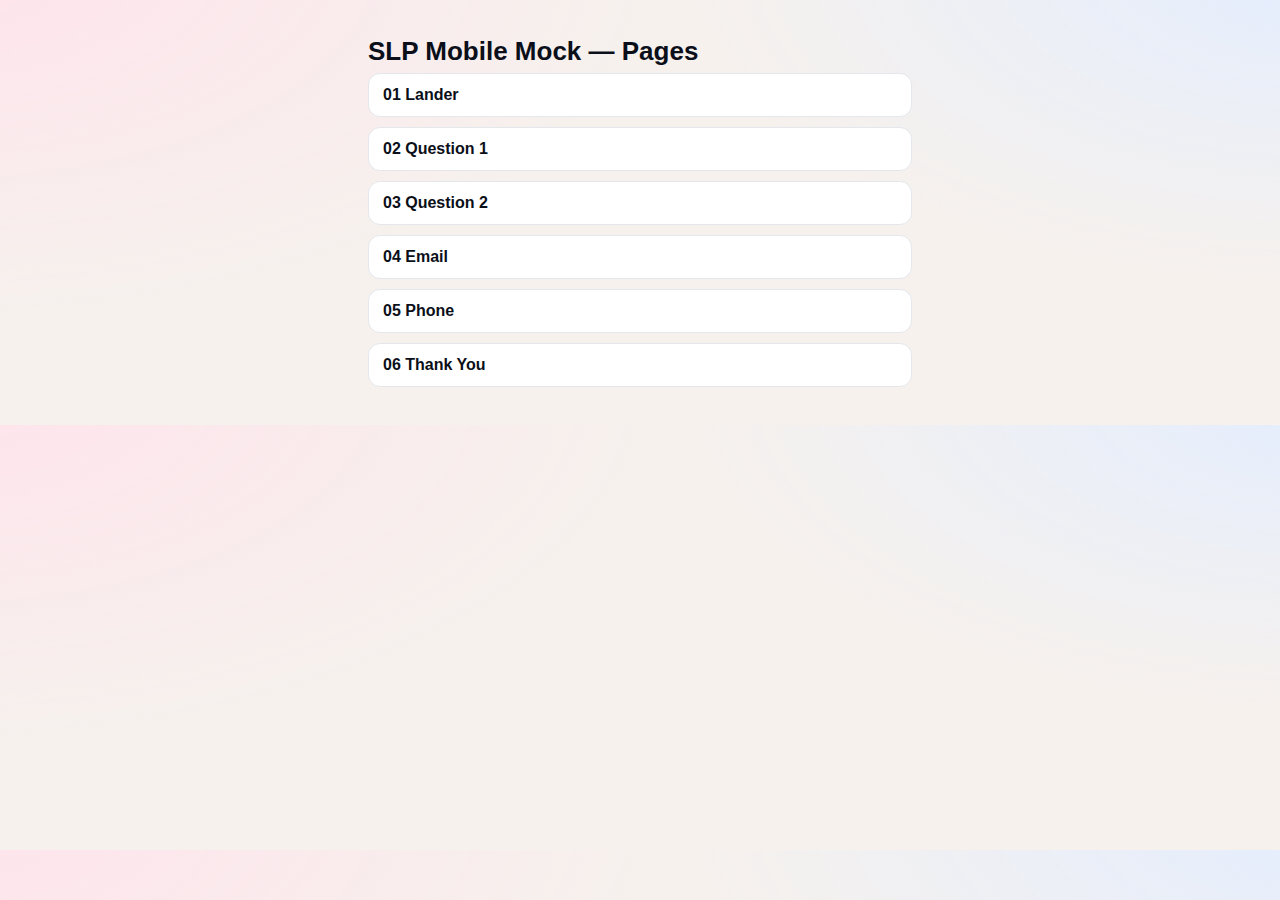
<file: index.html>
<!doctype html>
<html lang="en">
<head>
  <meta charset="utf-8" />
  <meta name="viewport" content="width=device-width, initial-scale=1" />
  <title>SLP Mobile — Page List</title>
  <link rel="stylesheet" href="./style.css" />
  <style>
    .list {
      padding: 28px;
      max-width: 600px;
      margin: 0 auto;
    }
    .list a {
      display: block;
      padding: 12px 14px;
      background: #ffffff;
      border-radius: 12px;
      border: 1px solid #e4e7ec;
      text-decoration: none;
      color: #0b0f19;
      font-weight: 600;
      margin-bottom: 10px;
    }
  </style>
</head>
<body>
  <div class="list">
    <h1>SLP Mobile Mock — Pages</h1>
    <a href="pages/01-lander.html">01 Lander</a>
    <a href="pages/02-question-1.html">02 Question 1</a>
    <a href="pages/03-question-2.html">03 Question 2</a>
    <a href="pages/04-email.html">04 Email</a>
    <a href="pages/05-phone.html">05 Phone</a>
    <a href="pages/06-thank-you.html">06 Thank You</a>
  </div>
</body>
</html>
</file>
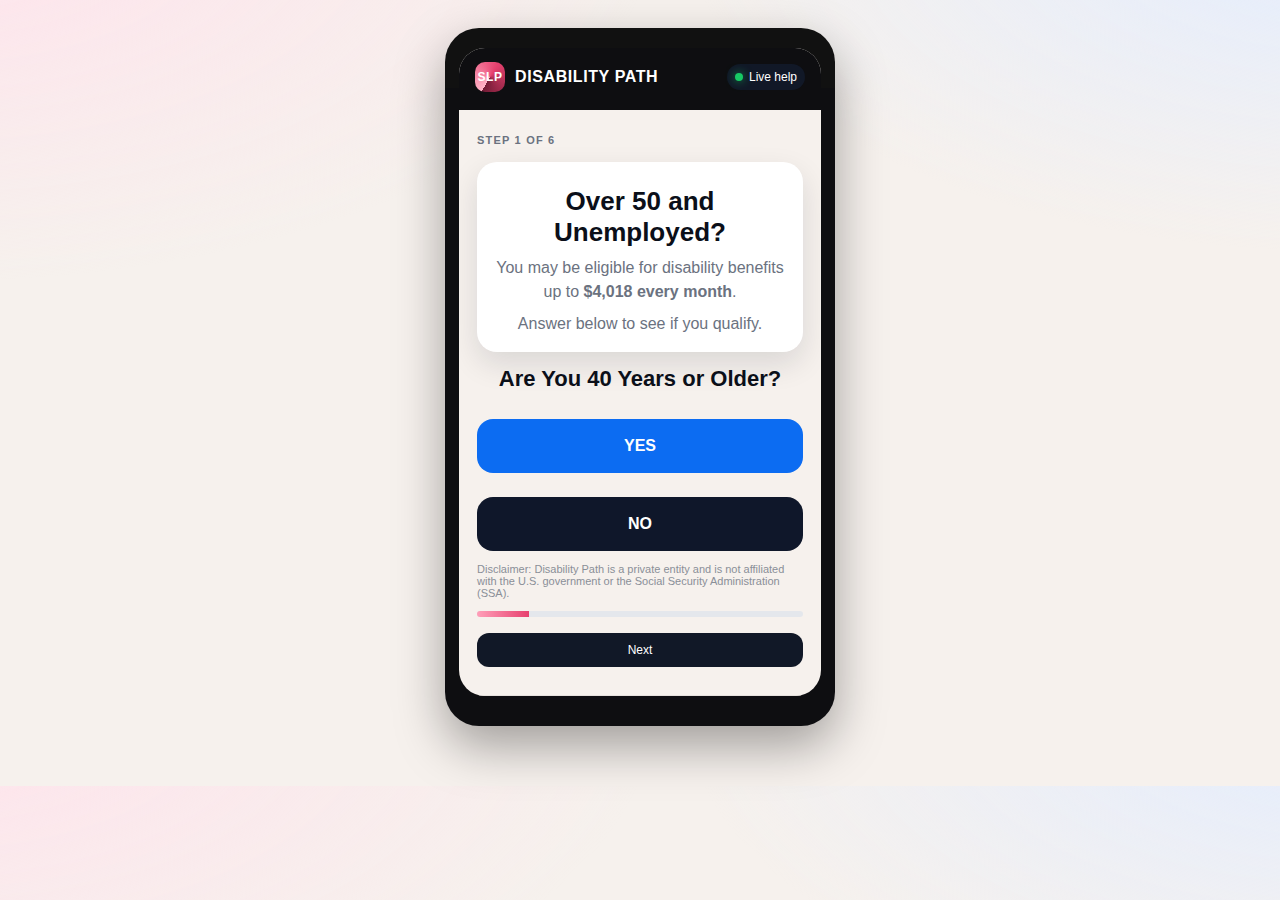
<file: pages/01-lander.html>
<!doctype html>
<html lang="en">
<head>
  <meta charset="utf-8" />
  <meta name="viewport" content="width=device-width, initial-scale=1" />
  <title>SLP Mobile — Lander</title>
  <link rel="stylesheet" href="../style.css" />
</head>
<body>
  <div class="phone" id="lander">
    <div class="screen">
      <header>
        <div class="brand">
          <div class="crest">SLP</div>
          DISABILITY PATH
        </div>
        <div class="help-chip"><span class="dot"></span> Live help</div>
      </header>

      <section class="stage">
        <div class="eyebrow">Step 1 of 6</div>
        <div class="card" style="text-align:center;">
          <h1>Over 50 and Unemployed?</h1>
          <p>You may be eligible for disability benefits up to <strong>$4,018 every month</strong>.</p>
          <p>Answer below to see if you qualify.</p>
        </div>

        <h1 style="font-size:22px;text-align:center;">Are You 40 Years or Older?</h1>
        <div class="stacked">
          <button class="btn">YES</button>
          <button class="btn secondary">NO</button>
        </div>

        <div class="foot">Disclaimer: Disability Path is a private entity and is not affiliated with the U.S. government or the Social Security Administration (SSA).</div>

        <div class="progress"><span style="width: 16%"></span></div>

        <div class="nav">
          <a href="02-question-1.html">Next</a>
        </div>
      </section>
    </div>
  </div>
  <script>
    document.getElementById("lander").addEventListener("click", function () {
      window.location.href = "02-question-1.html";
    });
  </script>
</body>
</html>
</file>
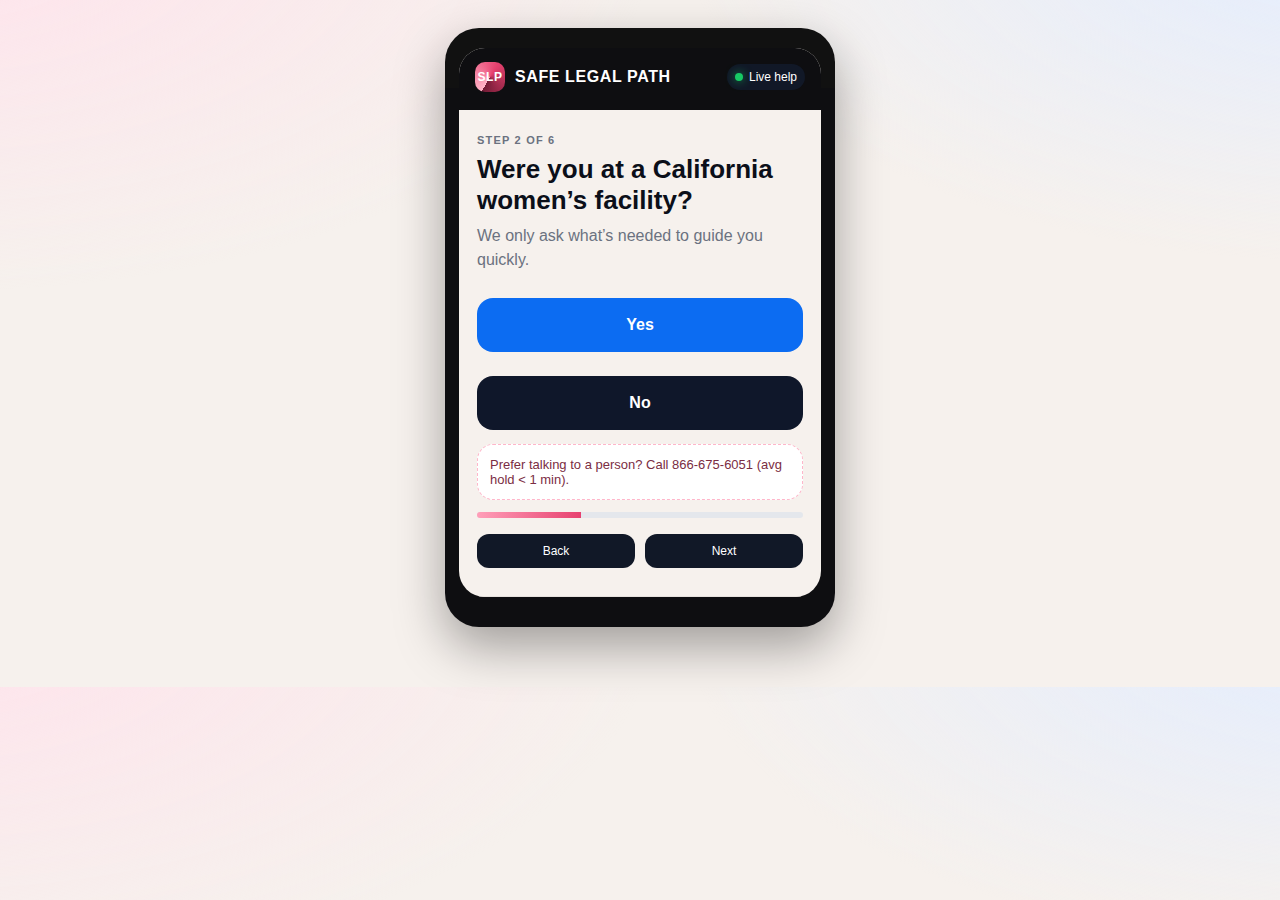
<file: pages/02-question-1.html>
<!doctype html>
<html lang="en">
<head>
  <meta charset="utf-8" />
  <meta name="viewport" content="width=device-width, initial-scale=1" />
  <title>SLP Mobile — Question 1</title>
  <link rel="stylesheet" href="../style.css" />
</head>
<body>
  <div class="phone">
    <div class="screen">
      <header>
        <div class="brand">
          <div class="crest">SLP</div>
          SAFE LEGAL PATH
        </div>
        <div class="help-chip"><span class="dot"></span> Live help</div>
      </header>

      <section class="stage">
        <div class="eyebrow">Step 2 of 6</div>
        <h1>Were you at a California women’s facility?</h1>
        <p>We only ask what’s needed to guide you quickly.</p>

        <div class="stacked">
          <button class="btn">Yes</button>
          <button class="btn secondary">No</button>
        </div>

        <div class="highlight">Prefer talking to a person? Call 866‑675‑6051 (avg hold &lt; 1 min).</div>
        <div class="progress"><span style="width: 32%"></span></div>

        <div class="nav">
          <a href="01-lander.html">Back</a>
          <a href="03-question-2.html">Next</a>
        </div>
      </section>
    </div>
  </div>
</body>
</html>
</file>
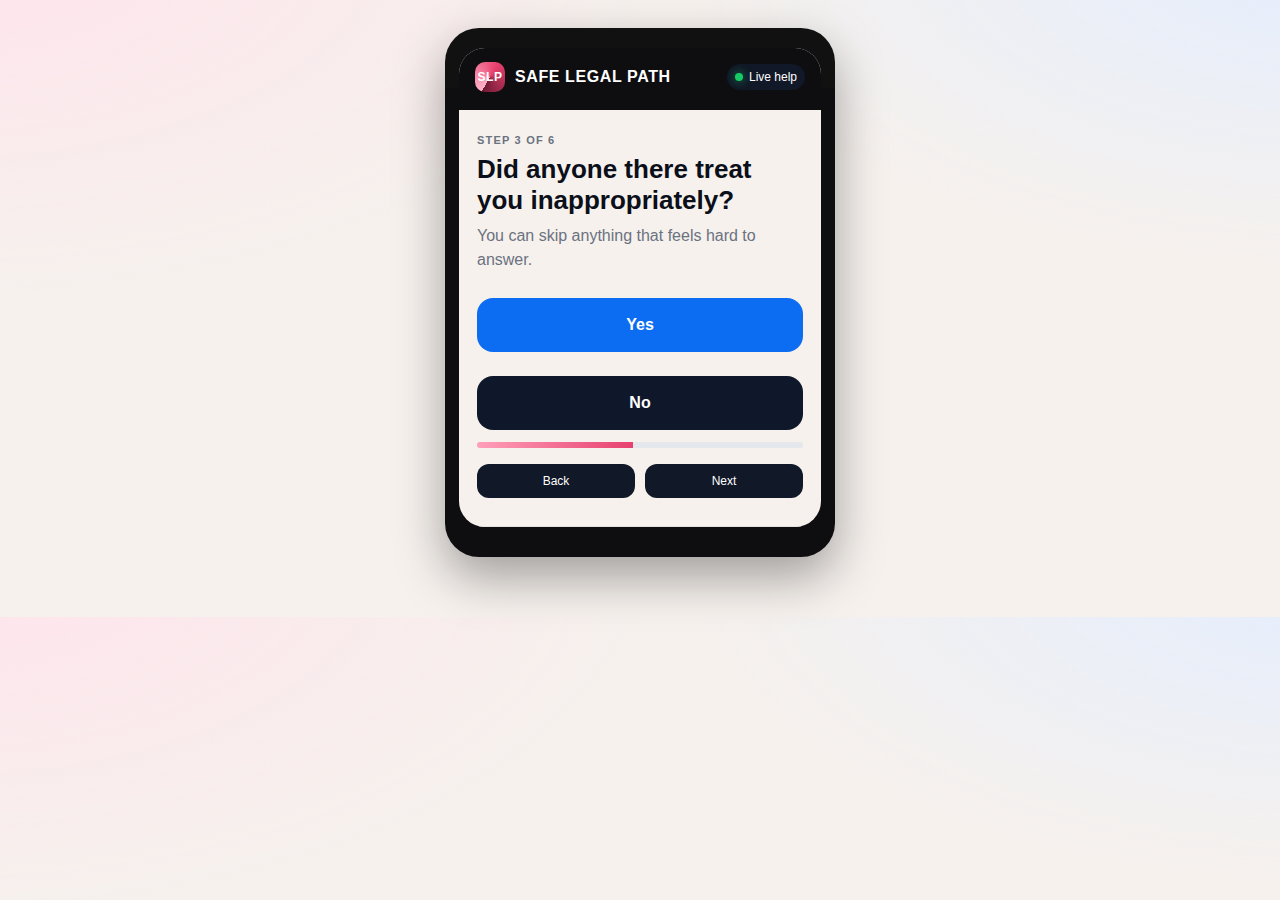
<file: pages/03-question-2.html>
<!doctype html>
<html lang="en">
<head>
  <meta charset="utf-8" />
  <meta name="viewport" content="width=device-width, initial-scale=1" />
  <title>SLP Mobile — Question 2</title>
  <link rel="stylesheet" href="../style.css" />
</head>
<body>
  <div class="phone">
    <div class="screen">
      <header>
        <div class="brand">
          <div class="crest">SLP</div>
          SAFE LEGAL PATH
        </div>
        <div class="help-chip"><span class="dot"></span> Live help</div>
      </header>

      <section class="stage">
        <div class="eyebrow">Step 3 of 6</div>
        <h1>Did anyone there treat you inappropriately?</h1>
        <p>You can skip anything that feels hard to answer.</p>

        <div class="stacked">
          <button class="btn">Yes</button>
          <button class="btn secondary">No</button>
        </div>

        <div class="progress"><span style="width: 48%"></span></div>

        <div class="nav">
          <a href="02-question-1.html">Back</a>
          <a href="04-email.html">Next</a>
        </div>
      </section>
    </div>
  </div>
</body>
</html>
</file>
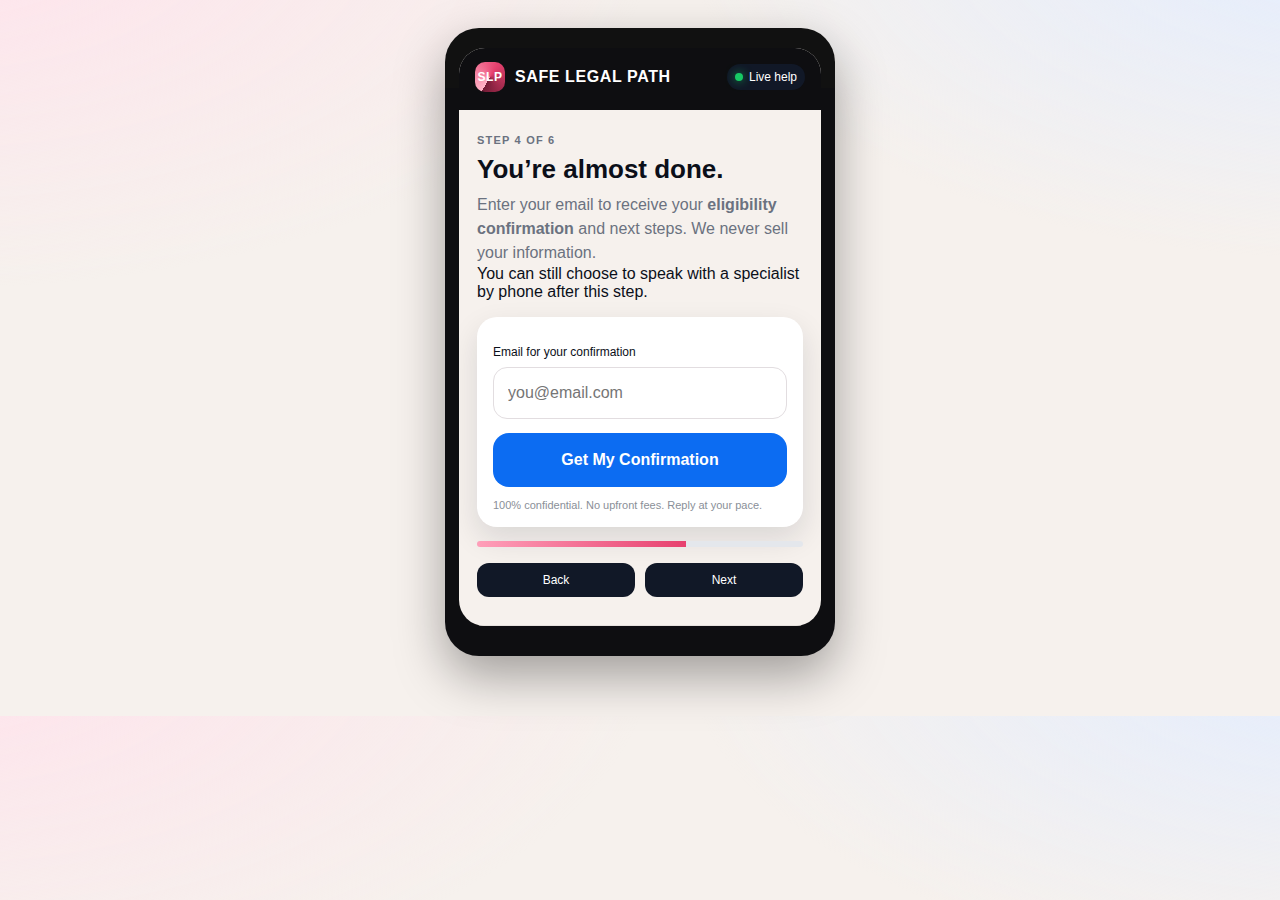
<file: pages/04-email.html>
<!doctype html>
<html lang="en">
<head>
  <meta charset="utf-8" />
  <meta name="viewport" content="width=device-width, initial-scale=1" />
  <title>SLP Mobile — Email</title>
  <link rel="stylesheet" href="../style.css" />
</head>
<body>
  <div class="phone">
    <div class="screen">
      <header>
        <div class="brand">
          <div class="crest">SLP</div>
          SAFE LEGAL PATH
        </div>
        <div class="help-chip"><span class="dot"></span> Live help</div>
      </header>

      <section class="stage">
        <div class="email-hero">
          <div class="eyebrow">Step 4 of 6</div>
          <h1>You’re almost done.</h1>
          <p>Enter your email to receive your <strong>eligibility confirmation</strong> and next steps. We never sell your information.</p>
          <div class="email-note">You can still choose to speak with a specialist by phone after this step.</div>
        </div>

        <div class="card">
          <div class="field">
            <label class="tiny">Email for your confirmation</label>
            <input class="input" placeholder="you@email.com" />
          </div>
          <button class="btn">Get My Confirmation</button>
          <div class="foot">100% confidential. No upfront fees. Reply at your pace.</div>
        </div>
        <div class="progress"><span style="width: 64%"></span></div>

        <div class="nav">
          <a href="03-question-2.html">Back</a>
          <a href="05-phone.html">Next</a>
        </div>
      </section>
    </div>
  </div>
  <script>
    document.querySelectorAll("button").forEach(function (btn) {
      btn.addEventListener("click", function () {
        window.location.href = "05-phone.html";
      });
    });
  </script>
</body>
</html>
</file>
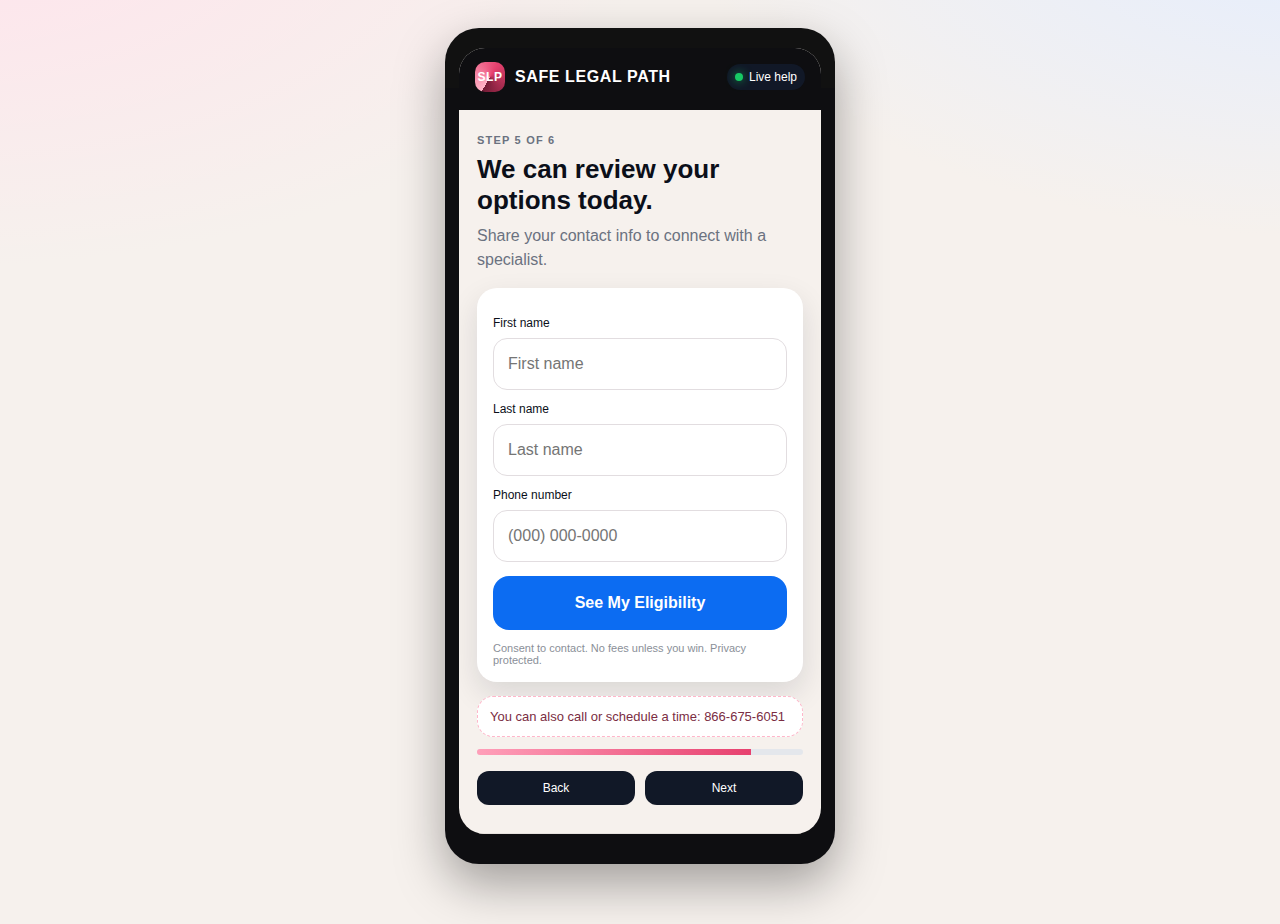
<file: pages/05-phone.html>
<!doctype html>
<html lang="en">
<head>
  <meta charset="utf-8" />
  <meta name="viewport" content="width=device-width, initial-scale=1" />
  <title>SLP Mobile — Phone</title>
  <link rel="stylesheet" href="../style.css" />
</head>
<body>
  <div class="phone">
    <div class="screen">
      <header>
        <div class="brand">
          <div class="crest">SLP</div>
          SAFE LEGAL PATH
        </div>
        <div class="help-chip"><span class="dot"></span> Live help</div>
      </header>

      <section class="stage">
        <div class="eyebrow">Step 5 of 6</div>
        <h1>We can review your options today.</h1>
        <p>Share your contact info to connect with a specialist.</p>

        <div class="card">
          <div class="field">
            <label class="tiny">First name</label>
            <input class="input" placeholder="First name" />
          </div>
          <div class="field">
            <label class="tiny">Last name</label>
            <input class="input" placeholder="Last name" />
          </div>
          <div class="field">
            <label class="tiny">Phone number</label>
            <input class="input" placeholder="(000) 000‑0000" />
          </div>
          <button class="btn">See My Eligibility</button>
          <div class="foot">Consent to contact. No fees unless you win. Privacy protected.</div>
        </div>
        <div class="highlight">You can also call or schedule a time: 866‑675‑6051</div>
        <div class="progress"><span style="width: 84%"></span></div>

        <div class="nav">
          <a href="04-email.html">Back</a>
          <a href="06-thank-you.html">Next</a>
        </div>
      </section>
    </div>
  </div>
</body>
</html>
</file>
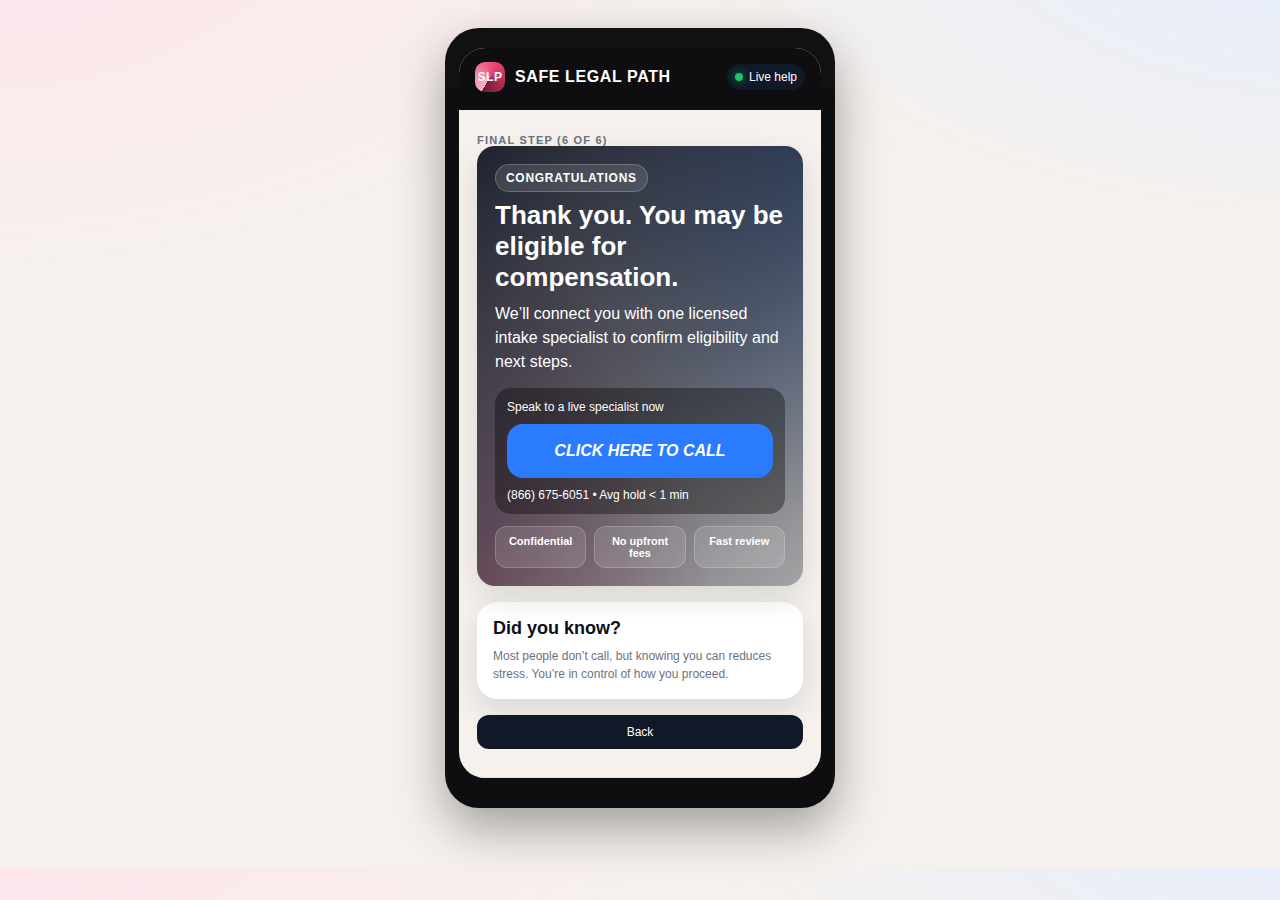
<file: pages/06-thank-you.html>
<!doctype html>
<html lang="en">
<head>
  <meta charset="utf-8" />
  <meta name="viewport" content="width=device-width, initial-scale=1" />
  <title>SLP Mobile — Thank You</title>
  <link rel="stylesheet" href="../style.css" />
</head>
<body>
  <div class="phone">
    <div class="screen">
      <header>
        <div class="brand">
          <div class="crest">SLP</div>
          SAFE LEGAL PATH
        </div>
        <div class="help-chip"><span class="dot"></span> Live help</div>
      </header>

      <section class="stage">
        <div class="eyebrow">Final step (6 of 6)</div>

        <div class="hero">
          <div class="badge">Congratulations</div>
          <h1>Thank you. You may be eligible for compensation.</h1>
          <p>We’ll connect you with one licensed intake specialist to confirm eligibility and next steps.</p>

          <div class="cta-block">
            <div class="tiny">Speak to a live specialist now</div>
            <button class="btn">CLICK HERE TO CALL</button>
            <div class="tiny">(866) 675‑6051 • Avg hold &lt; 1 min</div>
          </div>

          <div class="trust-row">
            <div class="trust-chip">Confidential</div>
            <div class="trust-chip">No upfront fees</div>
            <div class="trust-chip">Fast review</div>
          </div>
        </div>

        <div class="card">
          <h1 style="font-size:18px;margin:0 0 8px;">Did you know?</h1>
          <p class="tiny">Most people don’t call, but knowing you can reduces stress. You’re in control of how you proceed.</p>
        </div>

        <div class="nav">
          <a href="05-phone.html">Back</a>
        </div>
      </section>
    </div>
  </div>
</body>
</html>
</file>
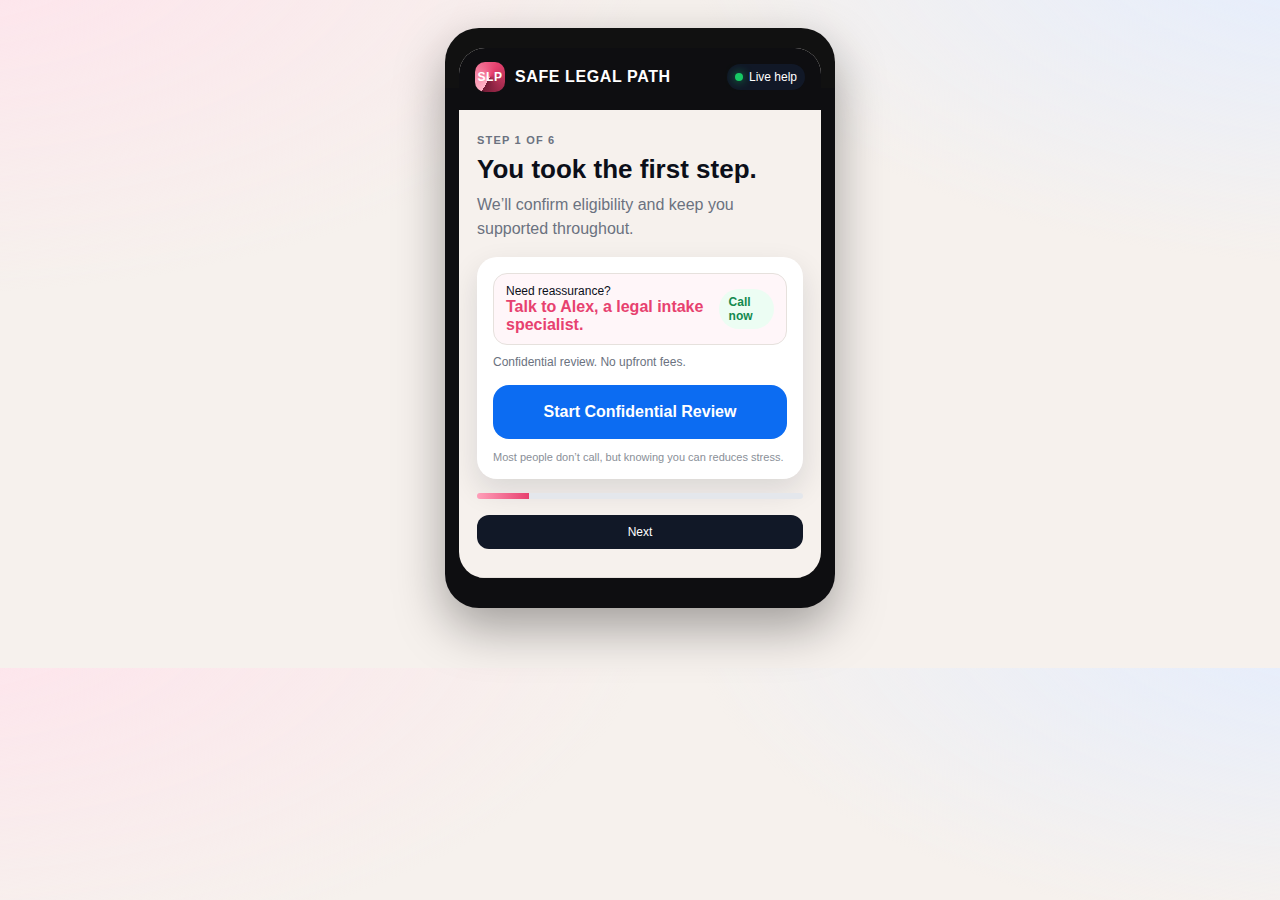
<file: mobile-mockup/pages/01-lander.html>
<!doctype html>
<html lang="en">
<head>
  <meta charset="utf-8" />
  <meta name="viewport" content="width=device-width, initial-scale=1" />
  <title>SLP Mobile — Lander</title>
  <link rel="stylesheet" href="../style.css" />
</head>
<body>
  <div class="phone">
    <div class="screen">
      <header>
        <div class="brand">
          <div class="crest">SLP</div>
          SAFE LEGAL PATH
        </div>
        <div class="help-chip"><span class="dot"></span> Live help</div>
      </header>

      <section class="stage">
        <div class="eyebrow">Step 1 of 6</div>
        <h1>You took the first step.</h1>
        <p>We’ll confirm eligibility and keep you supported throughout.</p>

        <div class="card">
          <div class="support-row">
            <div>
              <div class="tiny">Need reassurance?</div>
              <strong>Talk to Alex, a legal intake specialist.</strong>
            </div>
            <div class="pill">Call now</div>
          </div>
          <p class="tiny">Confidential review. No upfront fees.</p>
          <button class="btn">Start Confidential Review</button>
          <div class="foot">Most people don’t call, but knowing you can reduces stress.</div>
        </div>
        <div class="progress"><span style="width: 16%"></span></div>

        <div class="nav">
          <a href="02-question-1.html">Next</a>
        </div>
      </section>
    </div>
  </div>
</body>
</html>
</file>
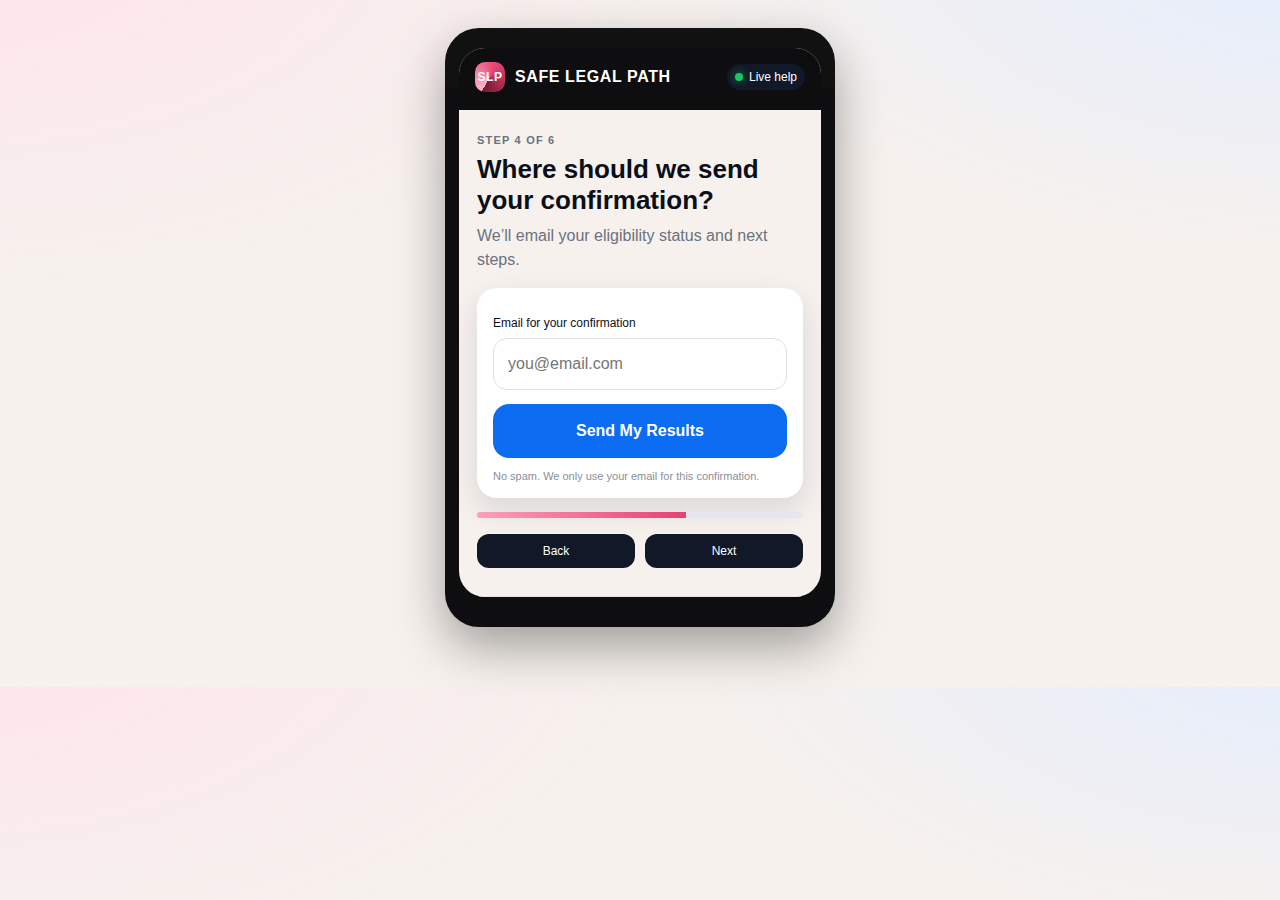
<file: mobile-mockup/pages/04-email.html>
<!doctype html>
<html lang="en">
<head>
  <meta charset="utf-8" />
  <meta name="viewport" content="width=device-width, initial-scale=1" />
  <title>SLP Mobile — Email</title>
  <link rel="stylesheet" href="../style.css" />
</head>
<body>
  <div class="phone">
    <div class="screen">
      <header>
        <div class="brand">
          <div class="crest">SLP</div>
          SAFE LEGAL PATH
        </div>
        <div class="help-chip"><span class="dot"></span> Live help</div>
      </header>

      <section class="stage">
        <div class="eyebrow">Step 4 of 6</div>
        <h1>Where should we send your confirmation?</h1>
        <p>We’ll email your eligibility status and next steps.</p>

        <div class="card">
          <div class="field">
            <label class="tiny">Email for your confirmation</label>
            <input class="input" placeholder="you@email.com" />
          </div>
          <button class="btn">Send My Results</button>
          <div class="foot">No spam. We only use your email for this confirmation.</div>
        </div>
        <div class="progress"><span style="width: 64%"></span></div>

        <div class="nav">
          <a href="03-question-2.html">Back</a>
          <a href="05-phone.html">Next</a>
        </div>
      </section>
    </div>
  </div>
</body>
</html>
</file>
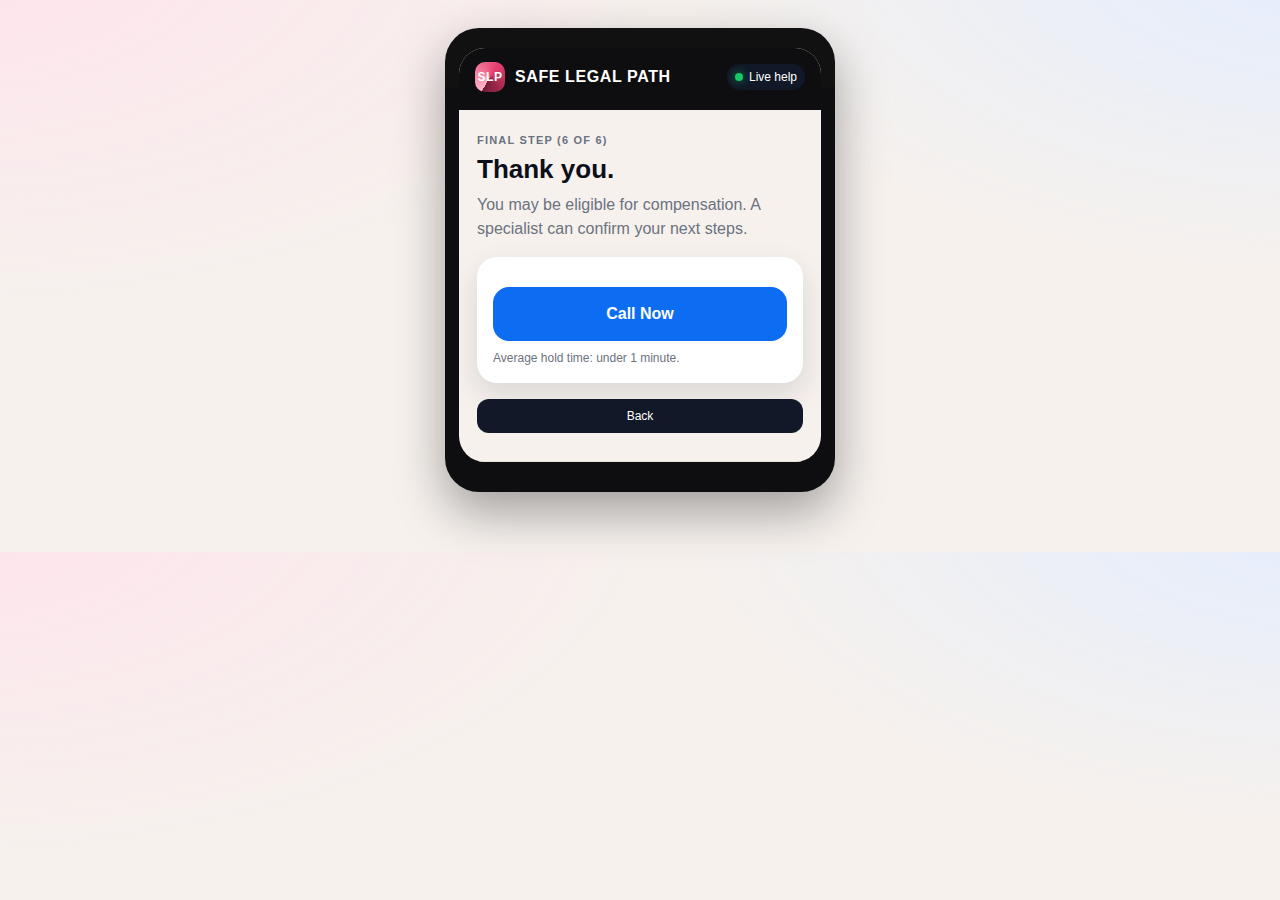
<file: mobile-mockup/pages/06-thank-you.html>
<!doctype html>
<html lang="en">
<head>
  <meta charset="utf-8" />
  <meta name="viewport" content="width=device-width, initial-scale=1" />
  <title>SLP Mobile — Thank You</title>
  <link rel="stylesheet" href="../style.css" />
</head>
<body>
  <div class="phone">
    <div class="screen">
      <header>
        <div class="brand">
          <div class="crest">SLP</div>
          SAFE LEGAL PATH
        </div>
        <div class="help-chip"><span class="dot"></span> Live help</div>
      </header>

      <section class="stage">
        <div class="eyebrow">Final step (6 of 6)</div>
        <h1>Thank you.</h1>
        <p>You may be eligible for compensation. A specialist can confirm your next steps.</p>

        <div class="card">
          <button class="btn">Call Now</button>
          <p class="tiny">Average hold time: under 1 minute.</p>
        </div>

        <div class="nav">
          <a href="05-phone.html">Back</a>
        </div>
      </section>
    </div>
  </div>
</body>
</html>
</file>
<file: style.css>
:root {
  --ink: #0b0f19;
  --muted: #6b7280;
  --brand: #e7416f;
  --brand-2: #111827;
  --accent: #17c964;
  --cta: #0c6cf2;
  --bg: #f6f1ed;
  --card: #ffffff;
  --shadow: 0 12px 30px rgba(16, 24, 40, 0.12);
  --radius: 20px;
  --radius-sm: 14px;
  --ring: 2px solid rgba(231, 65, 111, 0.25);
  --font: "Avenir Next", "Avenir", "Helvetica Neue", "Helvetica", Arial, sans-serif;
}

* { box-sizing: border-box; }
body {
  margin: 0;
  font-family: var(--font);
  color: var(--ink);
  background:
    radial-gradient(1200px 600px at -5% -10%, #ffe3ec 0%, transparent 60%),
    radial-gradient(1200px 600px at 105% -10%, #e3edff 0%, transparent 55%),
    var(--bg);
}

.phone {
  width: 390px;
  margin: 28px auto 60px;
  border-radius: 34px;
  padding: 20px 14px 30px;
  background: linear-gradient(180deg, #111 0%, #111 60px, transparent 60px), #0e0e11;
  box-shadow: 0 20px 50px rgba(0, 0, 0, 0.35);
}
.screen {
  border-radius: 26px;
  background: var(--bg);
  overflow: hidden;
}

header {
  background: #0e0e11;
  color: white;
  padding: 14px 16px 18px;
  display: flex;
  align-items: center;
  justify-content: space-between;
  gap: 10px;
}
.brand {
  display: flex;
  align-items: center;
  gap: 10px;
  font-weight: 700;
  letter-spacing: 0.6px;
}
.crest {
  width: 30px; height: 30px;
  border-radius: 10px;
  background: conic-gradient(from 210deg, #ffb3c7, #e7416f, #711b35);
  display: grid;
  place-items: center;
  color: white;
  font-size: 12px;
  font-weight: 800;
}

.help-chip {
  font-size: 12px;
  background: #111827;
  color: white;
  padding: 6px 8px;
  border-radius: 999px;
  display: flex;
  align-items: center;
  gap: 6px;
}
.dot {
  width: 8px; height: 8px;
  border-radius: 50%;
  background: var(--accent);
  box-shadow: 0 0 10px rgba(23, 201, 100, 0.7);
}

.stage {
  padding: 24px 18px 28px;
  border-bottom: 1px solid #e6e1dd;
}

.eyebrow {
  text-transform: uppercase;
  letter-spacing: 1.2px;
  font-weight: 700;
  font-size: 11px;
  color: var(--muted);
}

h1 {
  font-size: 26px;
  margin: 8px 0 6px;
  line-height: 1.2;
}

p {
  margin: 8px 0 0;
  color: var(--muted);
  line-height: 1.5;
}

.card {
  margin: 16px 0 14px;
  background: var(--card);
  border-radius: var(--radius);
  padding: 16px;
  box-shadow: var(--shadow);
}

.support-row {
  display: flex;
  align-items: center;
  justify-content: space-between;
  gap: 12px;
  padding: 10px 12px;
  border: 1px solid #e6e1dd;
  border-radius: var(--radius-sm);
  background: #fff6f9;
}

.support-row strong { color: var(--brand); }

.field {
  display: grid;
  gap: 8px;
  margin-top: 12px;
}

.input {
  height: 52px;
  border-radius: 14px;
  border: 1px solid #e2dde0;
  padding: 0 14px;
  background: white;
  font-size: 16px;
}

.input:focus { outline: var(--ring); }

.btn {
  width: 100%;
  height: 54px;
  border-radius: 16px;
  border: none;
  background: var(--cta);
  color: white;
  font-weight: 700;
  font-size: 16px;
  margin-top: 14px;
}

.btn.secondary { background: #0f172a; }

.grid {
  display: grid;
  gap: 12px;
  margin-top: 14px;
}

.option {
  padding: 14px 16px;
  border-radius: 16px;
  background: #ffffff;
  border: 1px solid #e4e7ec;
  font-weight: 600;
}

.stacked {
  display: grid;
  gap: 10px;
  margin-top: 12px;
}

.pill {
  display: inline-flex;
  align-items: center;
  gap: 6px;
  padding: 6px 10px;
  border-radius: 999px;
  background: #ecfdf3;
  color: #138a4f;
  font-weight: 700;
  font-size: 12px;
}

.foot {
  font-size: 11px;
  color: #8a8f98;
  margin-top: 12px;
}

.progress {
  height: 6px;
  background: #e4e7ec;
  border-radius: 999px;
  overflow: hidden;
  margin-top: 12px;
}

.progress span {
  display: block;
  height: 100%;
  background: linear-gradient(90deg, #ff9fb9, #e7416f);
}

.highlight {
  background: #fff;
  border-radius: 16px;
  padding: 12px;
  border: 1px dashed #ffb6ca;
  font-size: 13px;
  color: #7b2d43;
  margin-top: 14px;
}

.tiny { font-size: 12px; }

.nav {
  display: flex;
  gap: 10px;
  margin-top: 16px;
}

.nav a {
  flex: 1;
  display: inline-block;
  text-align: center;
  padding: 10px 12px;
  border-radius: 12px;
  background: #111827;
  color: white;
  font-size: 12px;
  text-decoration: none;
}

.hero {
  position: relative;
  border-radius: 18px;
  overflow: hidden;
  color: white;
  background:
    linear-gradient(140deg, rgba(12, 17, 31, 0.92) 0%, rgba(12, 17, 31, 0.65) 55%, rgba(12, 17, 31, 0.35) 100%),
    radial-gradient(120% 140% at 0% 100%, rgba(231, 65, 111, 0.45), transparent 60%),
    radial-gradient(120% 140% at 100% 0%, rgba(12, 108, 242, 0.45), transparent 60%);
  padding: 18px;
  box-shadow: var(--shadow);
}

.hero h1, .hero p { color: white; }

.badge {
  display: inline-flex;
  align-items: center;
  gap: 8px;
  font-size: 12px;
  font-weight: 700;
  letter-spacing: 0.7px;
  text-transform: uppercase;
  padding: 6px 10px;
  border-radius: 999px;
  background: rgba(255, 255, 255, 0.12);
  border: 1px solid rgba(255, 255, 255, 0.2);
}

.cta-block {
  margin-top: 14px;
  background: rgba(0, 0, 0, 0.35);
  border-radius: 16px;
  padding: 12px;
  display: grid;
  gap: 10px;
}

.cta-block .btn {
  margin-top: 0;
  background: #2b7bff;
  font-style: italic;
}

.trust-row {
  display: grid;
  grid-template-columns: repeat(3, 1fr);
  gap: 8px;
  margin-top: 12px;
}

.trust-chip {
  background: rgba(255, 255, 255, 0.12);
  border: 1px solid rgba(255, 255, 255, 0.2);
  border-radius: 12px;
  padding: 8px 6px;
  text-align: center;
  font-size: 11px;
  font-weight: 700;
}
</file>
<file: mobile-mockup/style.css>
:root {
  --ink: #0b0f19;
  --muted: #6b7280;
  --brand: #e7416f;
  --brand-2: #111827;
  --accent: #17c964;
  --cta: #0c6cf2;
  --bg: #f6f1ed;
  --card: #ffffff;
  --shadow: 0 12px 30px rgba(16, 24, 40, 0.12);
  --radius: 20px;
  --radius-sm: 14px;
  --ring: 2px solid rgba(231, 65, 111, 0.25);
  --font: "Avenir Next", "Avenir", "Helvetica Neue", "Helvetica", Arial, sans-serif;
}

* { box-sizing: border-box; }
body {
  margin: 0;
  font-family: var(--font);
  color: var(--ink);
  background:
    radial-gradient(1200px 600px at -5% -10%, #ffe3ec 0%, transparent 60%),
    radial-gradient(1200px 600px at 105% -10%, #e3edff 0%, transparent 55%),
    var(--bg);
}

.phone {
  width: 390px;
  margin: 28px auto 60px;
  border-radius: 34px;
  padding: 20px 14px 30px;
  background: linear-gradient(180deg, #111 0%, #111 60px, transparent 60px), #0e0e11;
  box-shadow: 0 20px 50px rgba(0, 0, 0, 0.35);
}
.screen {
  border-radius: 26px;
  background: var(--bg);
  overflow: hidden;
}

header {
  background: #0e0e11;
  color: white;
  padding: 14px 16px 18px;
  display: flex;
  align-items: center;
  justify-content: space-between;
  gap: 10px;
}
.brand {
  display: flex;
  align-items: center;
  gap: 10px;
  font-weight: 700;
  letter-spacing: 0.6px;
}
.crest {
  width: 30px; height: 30px;
  border-radius: 10px;
  background: conic-gradient(from 210deg, #ffb3c7, #e7416f, #711b35);
  display: grid;
  place-items: center;
  color: white;
  font-size: 12px;
  font-weight: 800;
}

.help-chip {
  font-size: 12px;
  background: #111827;
  color: white;
  padding: 6px 8px;
  border-radius: 999px;
  display: flex;
  align-items: center;
  gap: 6px;
}
.dot {
  width: 8px; height: 8px;
  border-radius: 50%;
  background: var(--accent);
  box-shadow: 0 0 10px rgba(23, 201, 100, 0.7);
}

.stage {
  padding: 24px 18px 28px;
  border-bottom: 1px solid #e6e1dd;
}

.eyebrow {
  text-transform: uppercase;
  letter-spacing: 1.2px;
  font-weight: 700;
  font-size: 11px;
  color: var(--muted);
}

h1 {
  font-size: 26px;
  margin: 8px 0 6px;
  line-height: 1.2;
}

p {
  margin: 8px 0 0;
  color: var(--muted);
  line-height: 1.5;
}

.card {
  margin: 16px 0 14px;
  background: var(--card);
  border-radius: var(--radius);
  padding: 16px;
  box-shadow: var(--shadow);
}

.support-row {
  display: flex;
  align-items: center;
  justify-content: space-between;
  gap: 12px;
  padding: 10px 12px;
  border: 1px solid #e6e1dd;
  border-radius: var(--radius-sm);
  background: #fff6f9;
}

.support-row strong { color: var(--brand); }

.field {
  display: grid;
  gap: 8px;
  margin-top: 12px;
}

.input {
  height: 52px;
  border-radius: 14px;
  border: 1px solid #e2dde0;
  padding: 0 14px;
  background: white;
  font-size: 16px;
}

.input:focus { outline: var(--ring); }

.btn {
  width: 100%;
  height: 54px;
  border-radius: 16px;
  border: none;
  background: var(--cta);
  color: white;
  font-weight: 700;
  font-size: 16px;
  margin-top: 14px;
}

.btn.secondary { background: #0f172a; }

.grid {
  display: grid;
  gap: 12px;
  margin-top: 14px;
}

.option {
  padding: 14px 16px;
  border-radius: 16px;
  background: #ffffff;
  border: 1px solid #e4e7ec;
  font-weight: 600;
}

.stacked {
  display: grid;
  gap: 10px;
  margin-top: 12px;
}

.pill {
  display: inline-flex;
  align-items: center;
  gap: 6px;
  padding: 6px 10px;
  border-radius: 999px;
  background: #ecfdf3;
  color: #138a4f;
  font-weight: 700;
  font-size: 12px;
}

.foot {
  font-size: 11px;
  color: #8a8f98;
  margin-top: 12px;
}

.progress {
  height: 6px;
  background: #e4e7ec;
  border-radius: 999px;
  overflow: hidden;
  margin-top: 12px;
}

.progress span {
  display: block;
  height: 100%;
  background: linear-gradient(90deg, #ff9fb9, #e7416f);
}

.highlight {
  background: #fff;
  border-radius: 16px;
  padding: 12px;
  border: 1px dashed #ffb6ca;
  font-size: 13px;
  color: #7b2d43;
  margin-top: 14px;
}

.tiny { font-size: 12px; }

.nav {
  display: flex;
  gap: 10px;
  margin-top: 16px;
}

.nav a {
  flex: 1;
  display: inline-block;
  text-align: center;
  padding: 10px 12px;
  border-radius: 12px;
  background: #111827;
  color: white;
  font-size: 12px;
  text-decoration: none;
}
</file>
